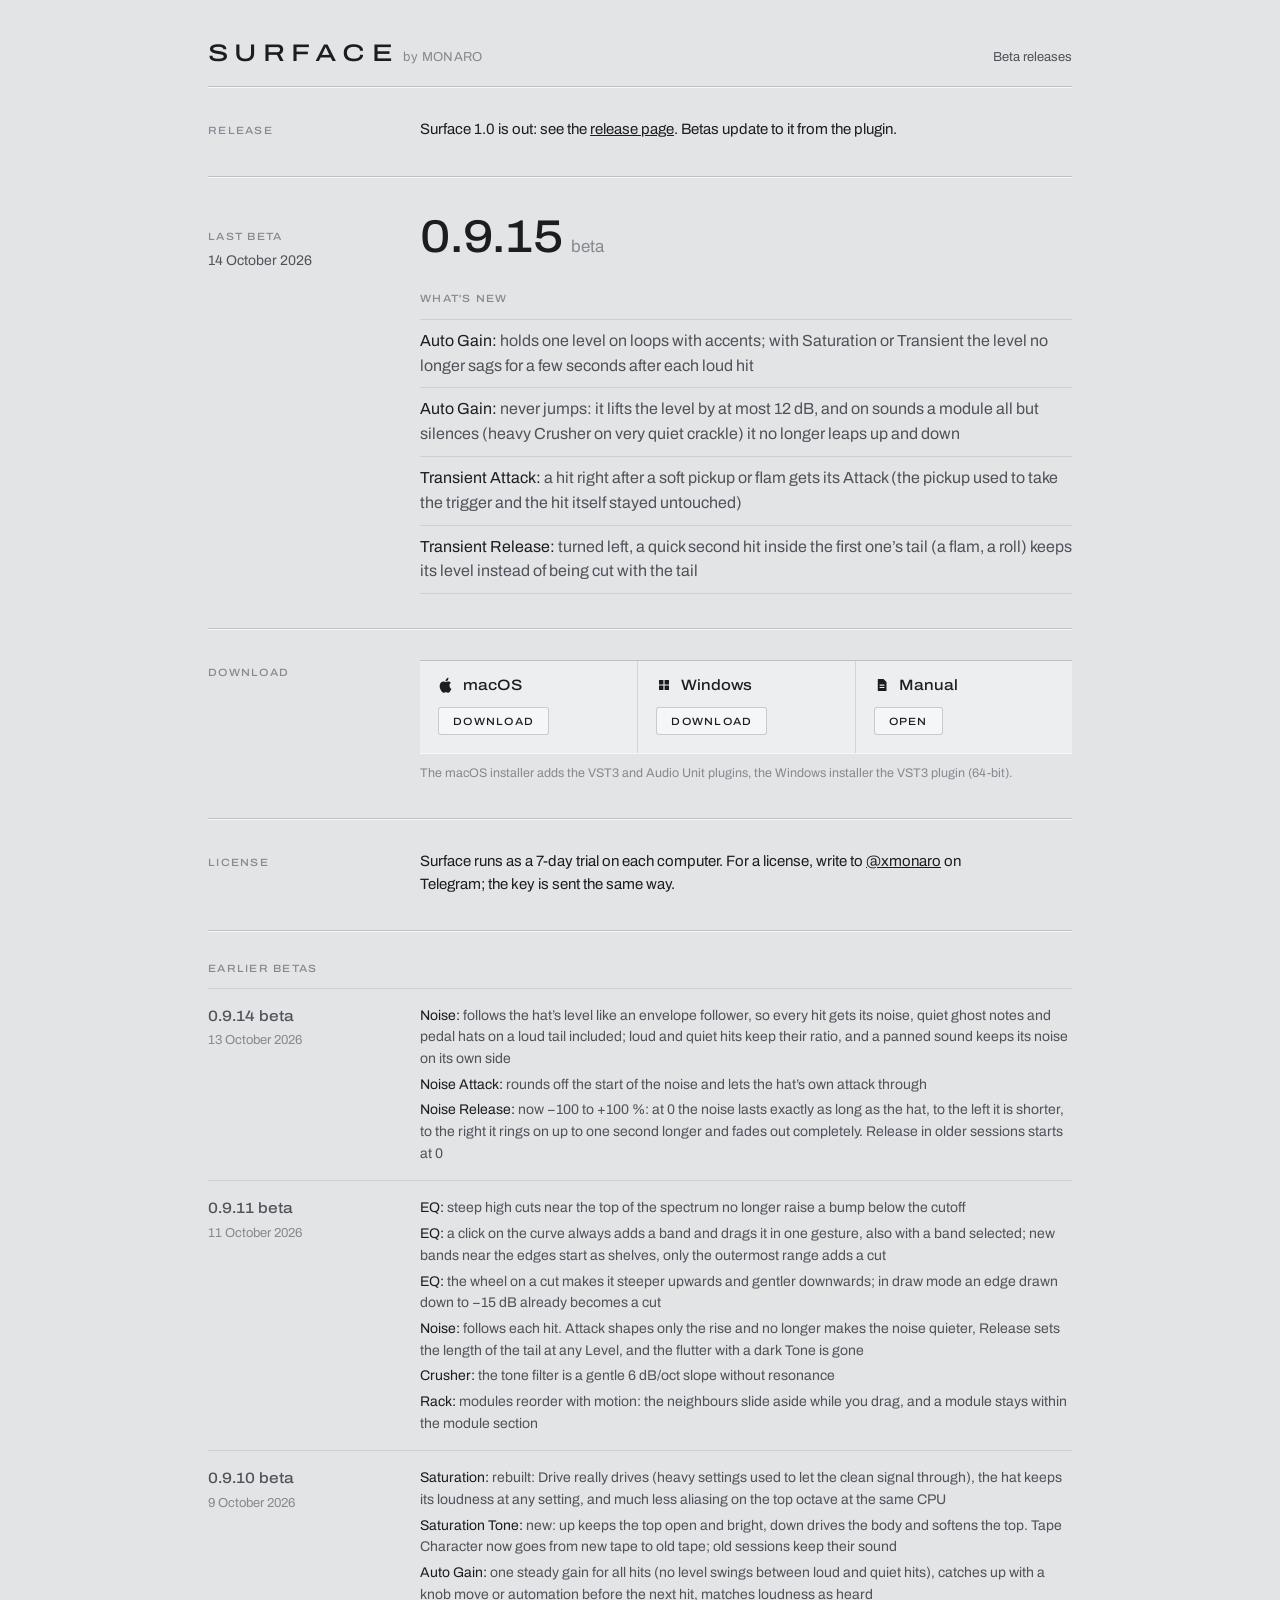
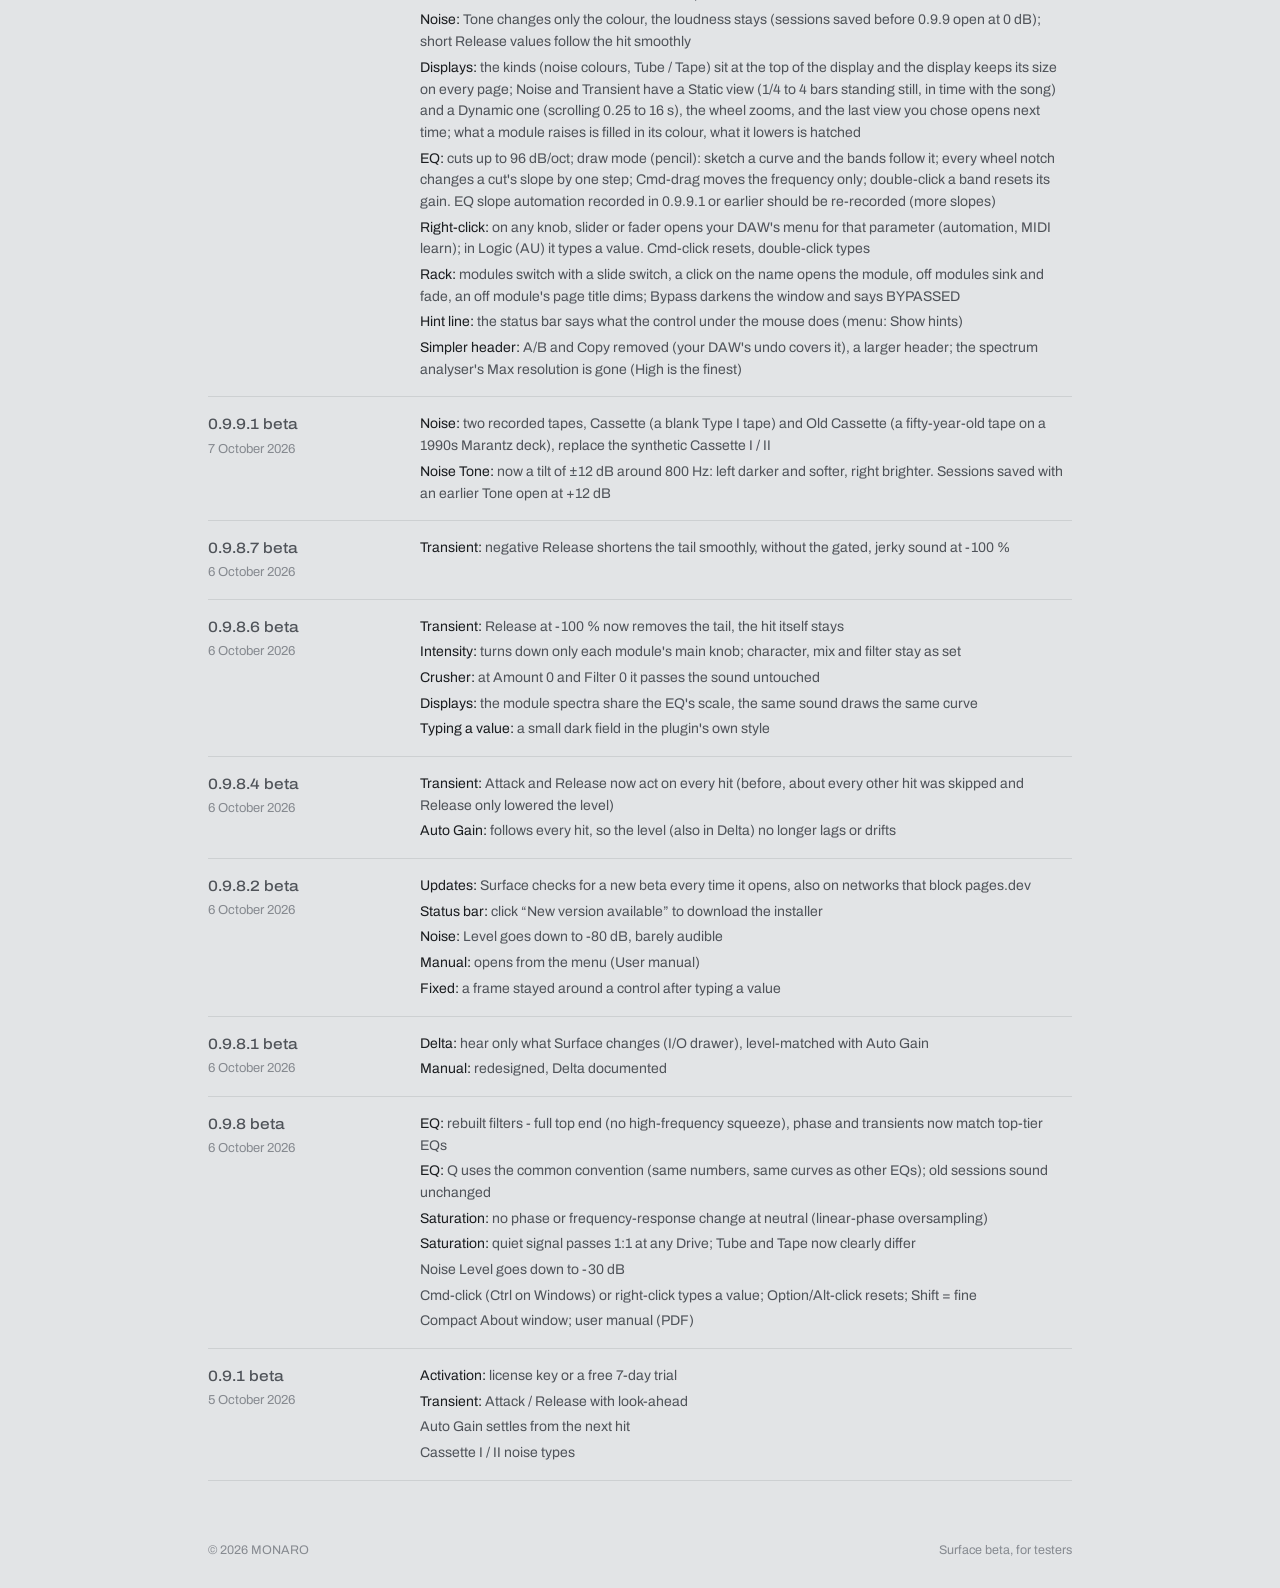
<file: products/surface-beta/index.html>
<!doctype html>
<html lang="en">
<head>
<meta charset="utf-8">
<meta name="viewport" content="width=device-width, initial-scale=1">
<title>Surface beta releases</title>
<meta name="robots" content="noindex">
<style>
/* Surface's visual language, Graphite theme (docs/ui/style-guide.md): matte graphite chassis, a darker
   window tone, engraved dividers (dark seam + lit line), Archivo. Structure of a product document, not a
   web app: a label column and a content column, rules instead of containers, no cards, no pills. */
@font-face { font-family: "Archivo"; src: url("../../fonts/Archivo-Regular.ttf"); font-weight: 400; }
@font-face { font-family: "Archivo Wide"; src: url("../../fonts/Archivo-SemiExpandedMedium.ttf"); font-weight: 500; }
@font-face { font-family: "Archivo Mark"; src: url("../../fonts/Archivo-ExpandedMedium.ttf"); font-weight: 500; }
:root { /* Chalk, the plugin's light theme: the default here */
  color-scheme: light dark;
  --chassis: #e2e4e6; --strip: #eceef0; --raised: #f5f6f7; --raised-hover: #fafbfc; --pressed: #e6e8ea;
  --seam: #bcc0c5; --lit: rgba(250,251,252,0.85); --hair: rgba(27,29,32,0.10); --bay: rgba(27,29,32,0.12);
  --edge: rgba(27,29,32,0.20); --sheen: rgba(250,251,252,0.9);
  --text: #1b1d20; --dim: #4f5359; --faint: #868a90;
}
@media (prefers-color-scheme: dark) { :root { /* Graphite, the plugin's dark theme */
  --chassis: #232527; --strip: #1d1f21; --raised: #323438; --raised-hover: #3a3c40; --pressed: #2b2d30;
  --seam: #151618; --lit: rgba(255,255,255,0.06); --hair: rgba(255,255,255,0.07); --bay: rgba(255,255,255,0.07);
  --edge: #151618; --sheen: rgba(255,255,255,0.07);
  --text: #e8eaec; --dim: #a4a8ad; --faint: #73777c;
} }
* { box-sizing: border-box; }
html { background: var(--chassis); }
body { margin: 0; color: var(--text); font: 15px/1.55 "Archivo", -apple-system, system-ui, sans-serif; -webkit-font-smoothing: antialiased; }
a { color: inherit; }
.page { max-width: 920px; margin: 0 auto; padding: 40px 28px 28px; }

/* Engraved divider: the plugin's seam with a lit line under it */
.rule { height: 2px; border-top: 1px solid var(--seam); border-bottom: 1px solid var(--lit); }
.label { font: 500 10.5px/1.3 "Archivo Wide"; letter-spacing: 0.12em; text-transform: uppercase; color: var(--faint); }
.grid { display: grid; grid-template-columns: 180px minmax(0, 1fr); column-gap: 32px; }

/* Identity */
.identity { display: flex; align-items: baseline; justify-content: space-between; gap: 16px; padding-bottom: 18px; }
.wordmark { font: 500 24px "Archivo Mark"; letter-spacing: 0.27em; }
.maker { font-size: 13px; color: var(--faint); margin-left: 4px; letter-spacing: 0.03em; }
.context { font-size: 13px; color: var(--dim); }

/* Current release: a product sheet */
.current { padding: 36px 0 34px; }
.current .meta { padding-top: 10px; }
.current .meta div + div { margin-top: 14px; }
.current .meta span:not(.label) { display: block; font-size: 14px; color: var(--dim); margin-top: 3px; }
.release { font: 500 46px/1 "Archivo Wide"; letter-spacing: -0.005em; }
.release small { font: 400 17px "Archivo"; color: var(--faint); margin-left: 8px; letter-spacing: 0; }
.whatsnew { margin-top: 26px; }
.whatsnew ul { margin: 10px 0 0; padding: 0; list-style: none; }
.whatsnew li { padding: 9px 0; border-top: 1px solid var(--hair); font-size: 16px; color: var(--dim); }
.whatsnew li:last-child { border-bottom: 1px solid var(--hair); }
.whatsnew li b, .entry li b { font-weight: 400; color: var(--text); }

/* Downloads: one strip of three equal bays, like channels of the chain */
.downloads { padding: 30px 0 34px; }
.license { padding: 30px 0 34px; }
.strip { display: grid; grid-template-columns: repeat(3, minmax(0, 1fr)); background: var(--strip); border-top: 1px solid var(--seam); border-bottom: 1px solid var(--lit); }
.bay { padding: 16px 18px 18px; min-width: 0; display: flex; flex-direction: column; align-items: flex-start; gap: 14px; }
.bay + .bay { border-left: 1px solid var(--bay); }
.bay .name { display: flex; align-items: center; gap: 9px; font: 500 15px "Archivo Wide"; }
.icon { width: 16px; height: 16px; display: block; fill: var(--text); flex: none; }
.control { display: inline-flex; align-items: center; height: 28px; padding: 0 14px; flex: none;
           background: var(--raised); color: var(--text); text-decoration: none; border-radius: 3px; border: 1px solid var(--edge);
           box-shadow: inset 0 1px 0 var(--sheen); font: 500 10.5px "Archivo Wide"; letter-spacing: 0.12em; text-transform: uppercase; }
.control:hover { background: var(--raised-hover); }
.control:active { background: var(--pressed); box-shadow: inset 0 1px 2px rgba(0,0,0,0.18); }
.footnote { margin: 10px 0 0; font-size: 12.5px; color: var(--faint); }
.terms { margin: 0; max-width: 62ch; }

/* Earlier betas: a release history, quieter than the current one */
.history { padding: 30px 0 10px; }
.history-head { margin-bottom: 12px; }
.entry { display: grid; grid-template-columns: 180px 1fr; column-gap: 32px; padding: 16px 0; border-top: 1px solid var(--hair); }
.entry:last-child { border-bottom: 1px solid var(--hair); }
.entry .v { font: 500 15px "Archivo Wide"; color: var(--dim); }
.entry .d { display: block; font-size: 13px; color: var(--faint); margin-top: 2px; }
.entry ul { margin: 0; padding: 0; list-style: none; font-size: 14px; color: var(--dim); }
.entry li + li { margin-top: 4px; }

footer { margin-top: 36px; padding-top: 14px; display: flex; justify-content: space-between; gap: 12px; font-size: 12.5px; color: var(--faint); }

@media (max-width: 760px) {
  .page { padding: 26px 16px 20px; }
  .grid, .entry { grid-template-columns: 1fr; row-gap: 10px; }
  .current .meta { display: flex; gap: 28px; padding-top: 0; }
  .current .meta div + div { margin-top: 0; }
  .release { font-size: 38px; }
  .strip { grid-template-columns: 1fr; }
  .bay + .bay { border-left: 0; border-top: 1px solid var(--bay); }
  .bay { flex-direction: row; align-items: center; justify-content: space-between; padding: 14px 16px 14px 18px; }
  .wordmark { font-size: 19px; }
  .identity { flex-direction: column; gap: 6px; }
  footer { flex-direction: column; gap: 4px; }
}
</style>
</head>
<body>
<div class="page">
  <div class="identity">
    <div><span class="wordmark">SURFACE</span><span class="maker">by MONARO</span></div>
    <span class="context">Beta releases</span>
  </div>
  <div class="rule"></div>
  <section class="license grid">
    <div><span class="label">Release</span></div>
    <div>
      <p class="terms">Surface 1.0 is out: see the <a href="../surface/">release page</a>. Betas update to it from the plugin.</p>
    </div>
  </section>

  <div class="rule"></div>

  <section class="current grid">
    <div class="meta">
      <div><span class="label">Last beta</span><span>14 October 2026</span></div>
    </div>
    <div>
      <div class="release">0.9.15<small>beta</small></div>
      <div class="whatsnew">
        <span class="label">What's new</span>
        <ul>
          <li><b>Auto Gain:</b> holds one level on loops with accents; with Saturation or Transient the level no longer sags for a few seconds after each loud hit</li>
          <li><b>Auto Gain:</b> never jumps: it lifts the level by at most 12&nbsp;dB, and on sounds a module all but silences (heavy Crusher on very quiet crackle) it no longer leaps up and down</li>
          <li><b>Transient Attack:</b> a hit right after a soft pickup or flam gets its Attack (the pickup used to take the trigger and the hit itself stayed untouched)</li>
          <li><b>Transient Release:</b> turned left, a quick second hit inside the first one&rsquo;s tail (a flam, a roll) keeps its level instead of being cut with the tail</li>
        </ul>
      </div>
    </div>
  </section>

  <div class="rule"></div>
  <section class="downloads grid">
    <div><span class="label">Download</span></div>
    <div>
    <div class="strip">
      <div class="bay">
        <div class="name"><svg class="icon" viewBox="0.6 0.6 14.8 14.8" aria-hidden="true"><path d="M11.2 8.4c0-1.6 1.3-2.4 1.4-2.4-.8-1.1-2-1.3-2.4-1.3-1-.1-2 .6-2.5.6s-1.3-.6-2.2-.6C4.4 4.7 3.3 5.4 2.7 6.5c-1.2 2.1-.3 5.2.9 6.9.6.8 1.2 1.7 2.1 1.7.8 0 1.2-.5 2.2-.5s1.3.5 2.2.5c.9 0 1.5-.9 2-1.7.6-.9.9-1.8.9-1.9 0 0-1.8-.7-1.8-3.1zM9.6 3.6c.5-.6.8-1.4.7-2.2-.7 0-1.5.5-2 1.1-.4.5-.8 1.3-.7 2.1.8.1 1.5-.4 2-1z"/></svg>macOS</div>
        <a class="control" href="https://github.com/xmonaro/monaro-releases/releases/download/surface-0.9.15-beta/Surface-Beta_Installer.pkg">Download</a>
      </div>
      <div class="bay">
        <div class="name"><svg class="icon" viewBox="0 0 16 16" aria-hidden="true"><path d="M3 3h4.4v4.4H3zM8.6 3H13v4.4H8.6zM3 8.6h4.4V13H3zM8.6 8.6H13V13H8.6z"/></svg>Windows</div>
        <a class="control" href="https://github.com/xmonaro/monaro-releases/releases/download/surface-0.9.15-beta/Surface-Beta_Installer.exe">Download</a>
      </div>
      <div class="bay">
        <div class="name"><svg class="icon" viewBox="0 0 16 16" aria-hidden="true"><path fill-rule="evenodd" d="M3.8 2h5.7l3 3v9h-8.7zM5.6 7.6h4.8v1.1H5.6zm0 2.4h4.8v1.1H5.6z"/></svg>Manual</div>
        <a class="control" href="../surface/Surface-Manual.pdf">Open</a>
      </div>
    </div>
    <p class="footnote">The macOS installer adds the VST3 and Audio Unit plugins, the Windows installer the VST3 plugin (64-bit).</p>
    </div>
  </section>

  <div class="rule"></div>
  <section class="license grid">
    <div><span class="label">License</span></div>
    <div>
      <p class="terms">Surface runs as a 7-day trial on each computer. For a license, write to <a href="https://t.me/xmonaro">@xmonaro</a> on Telegram; the key is sent the same way.</p>
    </div>
  </section>

  <div class="rule"></div>
  <section class="history">
    <div class="grid history-head"><span class="label">Earlier betas</span><span></span></div>
    <div class="entry">
      <div><span class="v">0.9.14 beta</span><span class="d">13 October 2026</span></div>
      <ul>
        <li><b>Noise:</b> follows the hat&rsquo;s level like an envelope follower, so every hit gets its noise, quiet ghost notes and pedal hats on a loud tail included; loud and quiet hits keep their ratio, and a panned sound keeps its noise on its own side</li>
        <li><b>Noise Attack:</b> rounds off the start of the noise and lets the hat&rsquo;s own attack through</li>
        <li><b>Noise Release:</b> now &minus;100 to +100&nbsp;%: at 0 the noise lasts exactly as long as the hat, to the left it is shorter, to the right it rings on up to one second longer and fades out completely. Release in older sessions starts at 0</li>
      </ul>
    </div>
    <div class="entry">
      <div><span class="v">0.9.11 beta</span><span class="d">11 October 2026</span></div>
      <ul>
        <li><b>EQ:</b> steep high cuts near the top of the spectrum no longer raise a bump below the cutoff</li>
        <li><b>EQ:</b> a click on the curve always adds a band and drags it in one gesture, also with a band selected; new bands near the edges start as shelves, only the outermost range adds a cut</li>
        <li><b>EQ:</b> the wheel on a cut makes it steeper upwards and gentler downwards; in draw mode an edge drawn down to &minus;15&nbsp;dB already becomes a cut</li>
        <li><b>Noise:</b> follows each hit. Attack shapes only the rise and no longer makes the noise quieter, Release sets the length of the tail at any Level, and the flutter with a dark Tone is gone</li>
        <li><b>Crusher:</b> the tone filter is a gentle 6&nbsp;dB/oct slope without resonance</li>
        <li><b>Rack:</b> modules reorder with motion: the neighbours slide aside while you drag, and a module stays within the module section</li>
      </ul>
    </div>
    <div class="entry">
      <div><span class="v">0.9.10 beta</span><span class="d">9 October 2026</span></div>
      <ul>
        <li><b>Saturation:</b> rebuilt: Drive really drives (heavy settings used to let the clean signal through), the hat keeps its loudness at any setting, and much less aliasing on the top octave at the same CPU</li>
        <li><b>Saturation Tone:</b> new: up keeps the top open and bright, down drives the body and softens the top. Tape Character now goes from new tape to old tape; old sessions keep their sound</li>
        <li><b>Auto Gain:</b> one steady gain for all hits (no level swings between loud and quiet hits), catches up with a knob move or automation before the next hit, matches loudness as heard</li>
        <li><b>Noise:</b> Tone changes only the colour, the loudness stays (sessions saved before 0.9.9 open at 0 dB); short Release values follow the hit smoothly</li>
        <li><b>Displays:</b> the kinds (noise colours, Tube / Tape) sit at the top of the display and the display keeps its size on every page; Noise and Transient have a Static view (1/4 to 4 bars standing still, in time with the song) and a Dynamic one (scrolling 0.25 to 16 s), the wheel zooms, and the last view you chose opens next time; what a module raises is filled in its colour, what it lowers is hatched</li>
        <li><b>EQ:</b> cuts up to 96 dB/oct; draw mode (pencil): sketch a curve and the bands follow it; every wheel notch changes a cut's slope by one step; Cmd-drag moves the frequency only; double-click a band resets its gain. EQ slope automation recorded in 0.9.9.1 or earlier should be re-recorded (more slopes)</li>
        <li><b>Right-click:</b> on any knob, slider or fader opens your DAW's menu for that parameter (automation, MIDI learn); in Logic (AU) it types a value. Cmd-click resets, double-click types</li>
        <li><b>Rack:</b> modules switch with a slide switch, a click on the name opens the module, off modules sink and fade, an off module's page title dims; Bypass darkens the window and says BYPASSED</li>
        <li><b>Hint line:</b> the status bar says what the control under the mouse does (menu: Show hints)</li>
        <li><b>Simpler header:</b> A/B and Copy removed (your DAW's undo covers it), a larger header; the spectrum analyser's Max resolution is gone (High is the finest)</li>
      </ul>
    </div>
    <div class="entry">
      <div><span class="v">0.9.9.1 beta</span><span class="d">7 October 2026</span></div>
      <ul>
        <li><b>Noise:</b> two recorded tapes, Cassette (a blank Type I tape) and Old Cassette (a fifty-year-old tape on a 1990s Marantz deck), replace the synthetic Cassette I / II</li>
        <li><b>Noise Tone:</b> now a tilt of &plusmn;12 dB around 800 Hz: left darker and softer, right brighter. Sessions saved with an earlier Tone open at +12 dB</li>
      </ul>
    </div>
    <div class="entry">
      <div><span class="v">0.9.8.7 beta</span><span class="d">6 October 2026</span></div>
      <ul>
        <li><b>Transient:</b> negative Release shortens the tail smoothly, without the gated, jerky sound at -100 %</li>
      </ul>
    </div>
    <div class="entry">
      <div><span class="v">0.9.8.6 beta</span><span class="d">6 October 2026</span></div>
      <ul>
        <li><b>Transient:</b> Release at -100 % now removes the tail, the hit itself stays</li>
        <li><b>Intensity:</b> turns down only each module's main knob; character, mix and filter stay as set</li>
        <li><b>Crusher:</b> at Amount 0 and Filter 0 it passes the sound untouched</li>
        <li><b>Displays:</b> the module spectra share the EQ's scale, the same sound draws the same curve</li>
        <li><b>Typing a value:</b> a small dark field in the plugin's own style</li>
      </ul>
    </div>
    <div class="entry">
      <div><span class="v">0.9.8.4 beta</span><span class="d">6 October 2026</span></div>
      <ul>
        <li><b>Transient:</b> Attack and Release now act on every hit (before, about every other hit was skipped and Release only lowered the level)</li>
        <li><b>Auto Gain:</b> follows every hit, so the level (also in Delta) no longer lags or drifts</li>
      </ul>
    </div>
    <div class="entry">
      <div><span class="v">0.9.8.2 beta</span><span class="d">6 October 2026</span></div>
      <ul>
        <li><b>Updates:</b> Surface checks for a new beta every time it opens, also on networks that block pages.dev</li>
        <li><b>Status bar:</b> click “New version available” to download the installer</li>
        <li><b>Noise:</b> Level goes down to -80 dB, barely audible</li>
        <li><b>Manual:</b> opens from the menu (User manual)</li>
        <li><b>Fixed:</b> a frame stayed around a control after typing a value</li>
      </ul>
    </div>
    <div class="entry">
      <div><span class="v">0.9.8.1 beta</span><span class="d">6 October 2026</span></div>
      <ul>
        <li><b>Delta:</b> hear only what Surface changes (I/O drawer), level-matched with Auto Gain</li>
        <li><b>Manual:</b> redesigned, Delta documented</li>
      </ul>
    </div>
    <div class="entry">
      <div><span class="v">0.9.8 beta</span><span class="d">6 October 2026</span></div>
      <ul>
        <li><b>EQ:</b> rebuilt filters - full top end (no high-frequency squeeze), phase and transients now match top-tier EQs</li>
        <li><b>EQ:</b> Q uses the common convention (same numbers, same curves as other EQs); old sessions sound unchanged</li>
        <li><b>Saturation:</b> no phase or frequency-response change at neutral (linear-phase oversampling)</li>
        <li><b>Saturation:</b> quiet signal passes 1:1 at any Drive; Tube and Tape now clearly differ</li>
        <li>Noise Level goes down to -30 dB</li>
        <li>Cmd-click (Ctrl on Windows) or right-click types a value; Option/Alt-click resets; Shift = fine</li>
        <li>Compact About window; user manual (PDF)</li>
      </ul>
    </div>
    <div class="entry">
      <div><span class="v">0.9.1 beta</span><span class="d">5 October 2026</span></div>
      <ul>
        <li><b>Activation:</b> license key or a free 7-day trial</li>
        <li><b>Transient:</b> Attack / Release with look-ahead</li>
        <li>Auto Gain settles from the next hit</li>
        <li>Cassette I / II noise types</li>
      </ul>
    </div>
  </section>

  <footer><span>&copy; 2026 MONARO</span><span>Surface beta, for testers</span></footer>
</div>
</body>
</html>
</file>
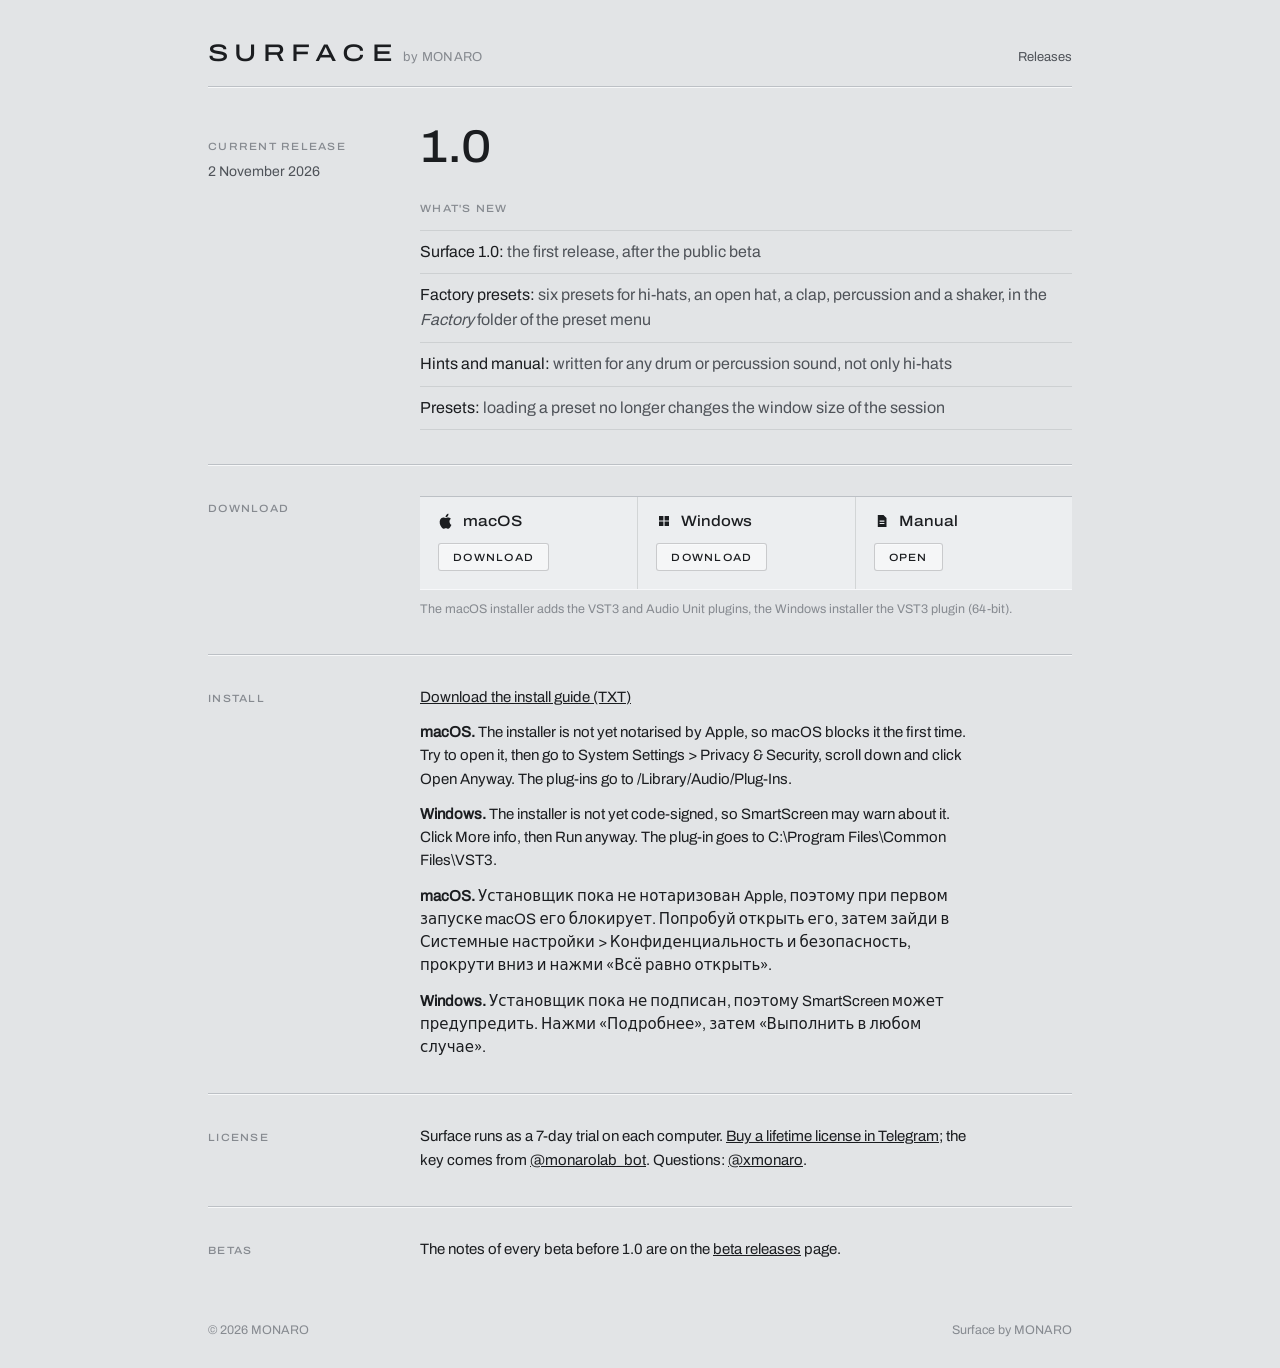
<file: products/surface/index.html>
<!doctype html>
<html lang="en">
<head>
<meta charset="utf-8">
<meta name="viewport" content="width=device-width, initial-scale=1">
<title>Surface releases</title>
<meta name="robots" content="noindex">
<style>
/* Surface's visual language, Graphite theme (docs/ui/style-guide.md): matte graphite chassis, a darker
   window tone, engraved dividers (dark seam + lit line), Archivo. Structure of a product document, not a
   web app: a label column and a content column, rules instead of containers, no cards, no pills. */
@font-face { font-family: "Archivo"; src: url("../../fonts/Archivo-Regular.ttf"); font-weight: 400; }
@font-face { font-family: "Archivo Wide"; src: url("../../fonts/Archivo-SemiExpandedMedium.ttf"); font-weight: 500; }
@font-face { font-family: "Archivo Mark"; src: url("../../fonts/Archivo-ExpandedMedium.ttf"); font-weight: 500; }
:root { /* Chalk, the plugin's light theme: the default here */
  color-scheme: light dark;
  --chassis: #e2e4e6; --strip: #eceef0; --raised: #f5f6f7; --raised-hover: #fafbfc; --pressed: #e6e8ea;
  --seam: #bcc0c5; --lit: rgba(250,251,252,0.85); --hair: rgba(27,29,32,0.10); --bay: rgba(27,29,32,0.12);
  --edge: rgba(27,29,32,0.20); --sheen: rgba(250,251,252,0.9);
  --text: #1b1d20; --dim: #4f5359; --faint: #868a90;
}
@media (prefers-color-scheme: dark) { :root { /* Graphite, the plugin's dark theme */
  --chassis: #232527; --strip: #1d1f21; --raised: #323438; --raised-hover: #3a3c40; --pressed: #2b2d30;
  --seam: #151618; --lit: rgba(255,255,255,0.06); --hair: rgba(255,255,255,0.07); --bay: rgba(255,255,255,0.07);
  --edge: #151618; --sheen: rgba(255,255,255,0.07);
  --text: #e8eaec; --dim: #a4a8ad; --faint: #73777c;
} }
* { box-sizing: border-box; }
html { background: var(--chassis); }
body { margin: 0; color: var(--text); font: 15px/1.55 "Archivo", -apple-system, system-ui, sans-serif; -webkit-font-smoothing: antialiased; }
a { color: inherit; }
.page { max-width: 920px; margin: 0 auto; padding: 40px 28px 28px; }

/* Engraved divider: the plugin's seam with a lit line under it */
.rule { height: 2px; border-top: 1px solid var(--seam); border-bottom: 1px solid var(--lit); }
.label { font: 500 10.5px/1.3 "Archivo Wide"; letter-spacing: 0.12em; text-transform: uppercase; color: var(--faint); }
.grid { display: grid; grid-template-columns: 180px minmax(0, 1fr); column-gap: 32px; }

/* Identity */
.identity { display: flex; align-items: baseline; justify-content: space-between; gap: 16px; padding-bottom: 18px; }
.wordmark { font: 500 24px "Archivo Mark"; letter-spacing: 0.27em; }
.maker { font-size: 13px; color: var(--faint); margin-left: 4px; letter-spacing: 0.03em; }
.context { font-size: 13px; color: var(--dim); }

/* Current release: a product sheet */
.current { padding: 36px 0 34px; }
.current .meta { padding-top: 10px; }
.current .meta div + div { margin-top: 14px; }
.current .meta span:not(.label) { display: block; font-size: 14px; color: var(--dim); margin-top: 3px; }
.release { font: 500 46px/1 "Archivo Wide"; letter-spacing: -0.005em; }
.release small { font: 400 17px "Archivo"; color: var(--faint); margin-left: 8px; letter-spacing: 0; }
.whatsnew { margin-top: 26px; }
.whatsnew ul { margin: 10px 0 0; padding: 0; list-style: none; }
.whatsnew li { padding: 9px 0; border-top: 1px solid var(--hair); font-size: 16px; color: var(--dim); }
.whatsnew li:last-child { border-bottom: 1px solid var(--hair); }
.whatsnew li b, .entry li b { font-weight: 400; color: var(--text); }

/* Downloads: one strip of three equal bays, like channels of the chain */
.downloads { padding: 30px 0 34px; }
.license, .install { padding: 30px 0 34px; }
.strip { display: grid; grid-template-columns: repeat(3, minmax(0, 1fr)); background: var(--strip); border-top: 1px solid var(--seam); border-bottom: 1px solid var(--lit); }
.bay { padding: 16px 18px 18px; min-width: 0; display: flex; flex-direction: column; align-items: flex-start; gap: 14px; }
.bay + .bay { border-left: 1px solid var(--bay); }
.bay .name { display: flex; align-items: center; gap: 9px; font: 500 15px "Archivo Wide"; }
.icon { width: 16px; height: 16px; display: block; fill: var(--text); flex: none; }
.control { display: inline-flex; align-items: center; height: 28px; padding: 0 14px; flex: none;
           background: var(--raised); color: var(--text); text-decoration: none; border-radius: 3px; border: 1px solid var(--edge);
           box-shadow: inset 0 1px 0 var(--sheen); font: 500 10.5px "Archivo Wide"; letter-spacing: 0.12em; text-transform: uppercase; }
.control:hover { background: var(--raised-hover); }
.control:active { background: var(--pressed); box-shadow: inset 0 1px 2px rgba(0,0,0,0.18); }
.footnote { margin: 10px 0 0; font-size: 12.5px; color: var(--faint); }
.terms { margin: 0; max-width: 62ch; }

/* Earlier betas: a release history, quieter than the current one */
.history { padding: 30px 0 10px; }
.history-head { margin-bottom: 12px; }
.entry { display: grid; grid-template-columns: 180px 1fr; column-gap: 32px; padding: 16px 0; border-top: 1px solid var(--hair); }
.entry:last-child { border-bottom: 1px solid var(--hair); }
.entry .v { font: 500 15px "Archivo Wide"; color: var(--dim); }
.entry .d { display: block; font-size: 13px; color: var(--faint); margin-top: 2px; }
.entry ul { margin: 0; padding: 0; list-style: none; font-size: 14px; color: var(--dim); }
.entry li + li { margin-top: 4px; }

footer { margin-top: 36px; padding-top: 14px; display: flex; justify-content: space-between; gap: 12px; font-size: 12.5px; color: var(--faint); }

@media (max-width: 760px) {
  .page { padding: 26px 16px 20px; }
  .grid, .entry { grid-template-columns: 1fr; row-gap: 10px; }
  .current .meta { display: flex; gap: 28px; padding-top: 0; }
  .current .meta div + div { margin-top: 0; }
  .release { font-size: 38px; }
  .strip { grid-template-columns: 1fr; }
  .bay + .bay { border-left: 0; border-top: 1px solid var(--bay); }
  .bay { flex-direction: row; align-items: center; justify-content: space-between; padding: 14px 16px 14px 18px; }
  .wordmark { font-size: 19px; }
  .identity { flex-direction: column; gap: 6px; }
  footer { flex-direction: column; gap: 4px; }
}
</style>
</head>
<body>
<div class="page">
  <div class="identity">
    <div><span class="wordmark">SURFACE</span><span class="maker">by MONARO</span></div>
    <span class="context">Releases</span>
  </div>
  <div class="rule"></div>

  <section class="current grid">
    <div class="meta">
      <div><span class="label">Current release</span><span>2 November 2026</span></div>
    </div>
    <div>
      <div class="release">1.0</div>
      <div class="whatsnew">
        <span class="label">What's new</span>
        <ul>
          <li><b>Surface 1.0:</b> the first release, after the public beta</li>
          <li><b>Factory presets:</b> six presets for hi-hats, an open hat, a clap, percussion and a shaker, in the <em>Factory</em> folder of the preset menu</li>
          <li><b>Hints and manual:</b> written for any drum or percussion sound, not only hi-hats</li>
          <li><b>Presets:</b> loading a preset no longer changes the window size of the session</li>
        </ul>
      </div>
    </div>
  </section>

  <div class="rule"></div>
  <section class="downloads grid">
    <div><span class="label">Download</span></div>
    <div>
    <div class="strip">
      <div class="bay">
        <div class="name"><svg class="icon" viewBox="0.6 0.6 14.8 14.8" aria-hidden="true"><path d="M11.2 8.4c0-1.6 1.3-2.4 1.4-2.4-.8-1.1-2-1.3-2.4-1.3-1-.1-2 .6-2.5.6s-1.3-.6-2.2-.6C4.4 4.7 3.3 5.4 2.7 6.5c-1.2 2.1-.3 5.2.9 6.9.6.8 1.2 1.7 2.1 1.7.8 0 1.2-.5 2.2-.5s1.3.5 2.2.5c.9 0 1.5-.9 2-1.7.6-.9.9-1.8.9-1.9 0 0-1.8-.7-1.8-3.1zM9.6 3.6c.5-.6.8-1.4.7-2.2-.7 0-1.5.5-2 1.1-.4.5-.8 1.3-.7 2.1.8.1 1.5-.4 2-1z"/></svg>macOS</div>
        <a class="control" href="https://github.com/xmonaro/monaro-releases/releases/download/surface-1.0.0/Surface_Installer.pkg">Download</a>
      </div>
      <div class="bay">
        <div class="name"><svg class="icon" viewBox="0 0 16 16" aria-hidden="true"><path d="M3 3h4.4v4.4H3zM8.6 3H13v4.4H8.6zM3 8.6h4.4V13H3zM8.6 8.6H13V13H8.6z"/></svg>Windows</div>
        <a class="control" href="https://github.com/xmonaro/monaro-releases/releases/download/surface-1.0.0/Surface_Installer.exe">Download</a>
      </div>
      <div class="bay">
        <div class="name"><svg class="icon" viewBox="0 0 16 16" aria-hidden="true"><path fill-rule="evenodd" d="M3.8 2h5.7l3 3v9h-8.7zM5.6 7.6h4.8v1.1H5.6zm0 2.4h4.8v1.1H5.6z"/></svg>Manual</div>
        <a class="control" href="Surface-Manual.pdf">Open</a>
      </div>
    </div>
    <p class="footnote">The macOS installer adds the VST3 and Audio Unit plugins, the Windows installer the VST3 plugin (64-bit).</p>
    </div>
  </section>

  <div class="rule"></div>
  <section class="install grid">
    <div><span class="label">Install</span></div>
    <div>
      <p class="terms"><a href="Surface-Install-Guide.txt" download>Download the install guide (TXT)</a></p>
      <p class="terms" style="margin-top:12px"><strong>macOS.</strong> The installer is not yet notarised by Apple, so macOS blocks it the first time. Try to open it, then go to System Settings &gt; Privacy &amp; Security, scroll down and click Open Anyway. The plug-ins go to /Library/Audio/Plug-Ins.</p>
      <p class="terms" style="margin-top:12px"><strong>Windows.</strong> The installer is not yet code-signed, so SmartScreen may warn about it. Click More info, then Run anyway. The plug-in goes to C:\Program Files\Common Files\VST3.</p>
      <p class="terms" style="margin-top:12px" lang="ru"><strong>macOS.</strong> Установщик пока не нотаризован Apple, поэтому при первом запуске macOS его блокирует. Попробуй открыть его, затем зайди в Системные настройки &gt; Конфиденциальность и безопасность, прокрути вниз и нажми «Всё равно открыть».</p>
      <p class="terms" style="margin-top:12px" lang="ru"><strong>Windows.</strong> Установщик пока не подписан, поэтому SmartScreen может предупредить. Нажми «Подробнее», затем «Выполнить в любом случае».</p>
    </div>
  </section>
  <div class="rule"></div>

  <section class="license grid">
    <div><span class="label">License</span></div>
    <div>
      <p class="terms">Surface runs as a 7-day trial on each computer. <a href="https://t.me/tribute/app?startapp=pJgu">Buy a lifetime license in Telegram</a>; the key comes from <a href="https://t.me/monarolab_bot">@monarolab_bot</a>. Questions: <a href="https://t.me/xmonaro">@xmonaro</a>.</p>
    </div>
  </section>

  <div class="rule"></div>
  <section class="history grid">
    <div><span class="label">Betas</span></div>
    <div>
      <p class="terms">The notes of every beta before 1.0 are on the <a href="../surface-beta/">beta releases</a> page.</p>
    </div>
  </section>

  <footer><span>&copy; 2026 MONARO</span><span>Surface by MONARO</span></footer>
</div>
</body>
</html>
</file>
